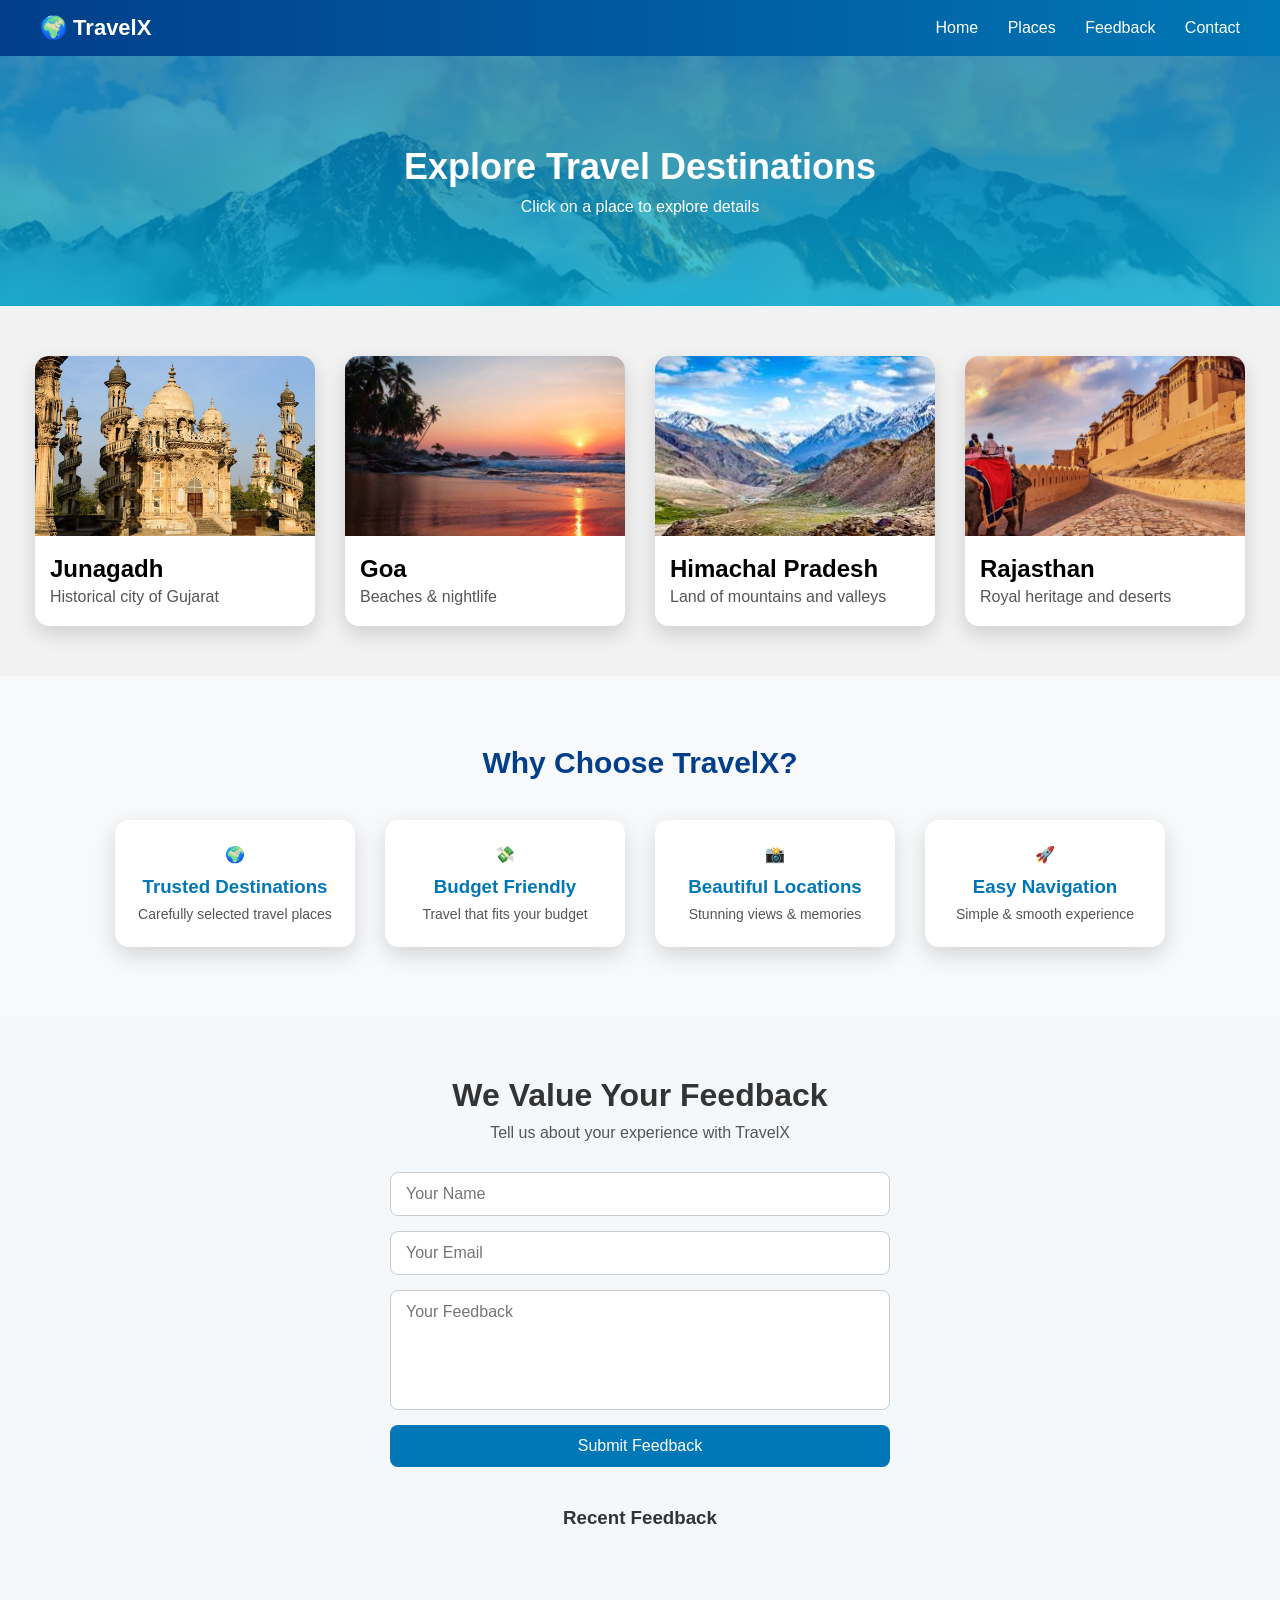
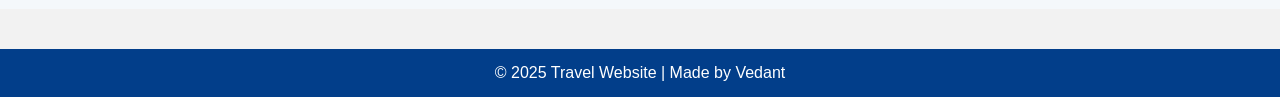
<file: index.html>
<!DOCTYPE html>
<html lang="en">
<head>
    <meta charset="UTF-8">
    <title>Travel Places</title>
    <link rel="stylesheet" href="style.css">
    <meta name="viewport" content="width=device-width, initial-scale=1.0">

</head>
<body>

<nav class="navbar">
    <div class="logo">🌍 TravelX</div>

    <div class="nav-links">
        <a href="index.html">Home</a>
        <a href="#explore">Places</a>
        <a href="#feedback">Feedback</a>
        <a href="#">Contact</a>
    </div>
</nav>

<header>
    <h1>Explore Travel Destinations</h1>
    <p>Click on a place to explore details</p>
</header>

<section class="places-container">

    <!-- Junagadh Card -->
    <a href="places/junagadh.html" class="place-card">
        <img src="images/junagadh.jpg" alt="Junagadh">
        <h2>Junagadh</h2>
        <p>Historical city of Gujarat</p>
    </a>

    <!-- Goa Card -->
    <a href="places/goa.html" class="place-card">
        <img src="images/goa.jpg" alt="Goa">
        <h2>Goa</h2>
        <p>Beaches & nightlife</p>
    </a>
<a href="places/himachal.html" class="place-card">
  <img src="images/himachal1.jpg" alt="Himachal Pradesh">
  <h2>Himachal Pradesh</h2>
  <p>Land of mountains and valleys</p>
</a>

<a href="places/rajasthan.html" class="place-card">
  <img src="images/rajasthan1.jpg" alt="Rajasthan">
  <h2>Rajasthan</h2>
  <p>Royal heritage and deserts</p>
</a>

</section>

<section class="features">
    <h2>Why Choose TravelX?</h2>

    <div class="feature-grid">
        <div class="feature-box">
            🌍 <h3>Trusted Destinations</h3>
            <p>Carefully selected travel places</p>
        </div>

        <div class="feature-box">
            💸 <h3>Budget Friendly</h3>
            <p>Travel that fits your budget</p>
        </div>

        <div class="feature-box">
            📸 <h3>Beautiful Locations</h3>
            <p>Stunning views & memories</p>
        </div>

        <div class="feature-box">
            🚀 <h3>Easy Navigation</h3>
            <p>Simple & smooth experience</p>
        </div>
    </div>
</section>

<!-- ================= FEEDBACK SECTION ================= -->
<section id="feedback" class="feedback-section">
  <h2>We Value Your Feedback</h2>
  <p>Tell us about your experience with TravelX</p>

  <form id="feedbackForm" class="feedback-form">
    <input type="text" id="name" placeholder="Your Name" required>
    <input type="email" id="email" placeholder="Your Email" required>
    <textarea id="message" placeholder="Your Feedback" required></textarea>
    <button type="submit">Submit Feedback</button>
  </form>

  <p id="feedbackMsg" class="feedback-msg"></p>
  <h3 style="margin-top:40px;">Recent Feedback</h3>
<div id="feedbackList" class="feedback-list"></div>

</section>

<footer>
    <p>© 2025 Travel Website | Made by Vedant</p>
</footer>

<script>
  const form = document.getElementById("feedbackForm");
  const feedbackList = document.getElementById("feedbackList");

  // Load saved feedback on page load
  function loadFeedback() {
    const data = JSON.parse(localStorage.getItem("travelxFeedback")) || [];
    feedbackList.innerHTML = "";

    data.forEach(item => {
      const div = document.createElement("div");
      div.className = "feedback-item";
      div.innerHTML = `
        <h4>${item.name}</h4>
        <p>${item.message}</p>
      `;
      feedbackList.appendChild(div);
    });
  }

  // Save feedback
  form.addEventListener("submit", function(e) {
    e.preventDefault();

    const name = document.getElementById("name").value;
    const message = document.getElementById("message").value;

    const data = JSON.parse(localStorage.getItem("travelxFeedback")) || [];
    data.unshift({ name, message });
    localStorage.setItem("travelxFeedback", JSON.stringify(data));

    form.reset();
    loadFeedback();
  });

  // Load existing feedback when page opens
  loadFeedback();
</script>


</body>
</html>
</file>
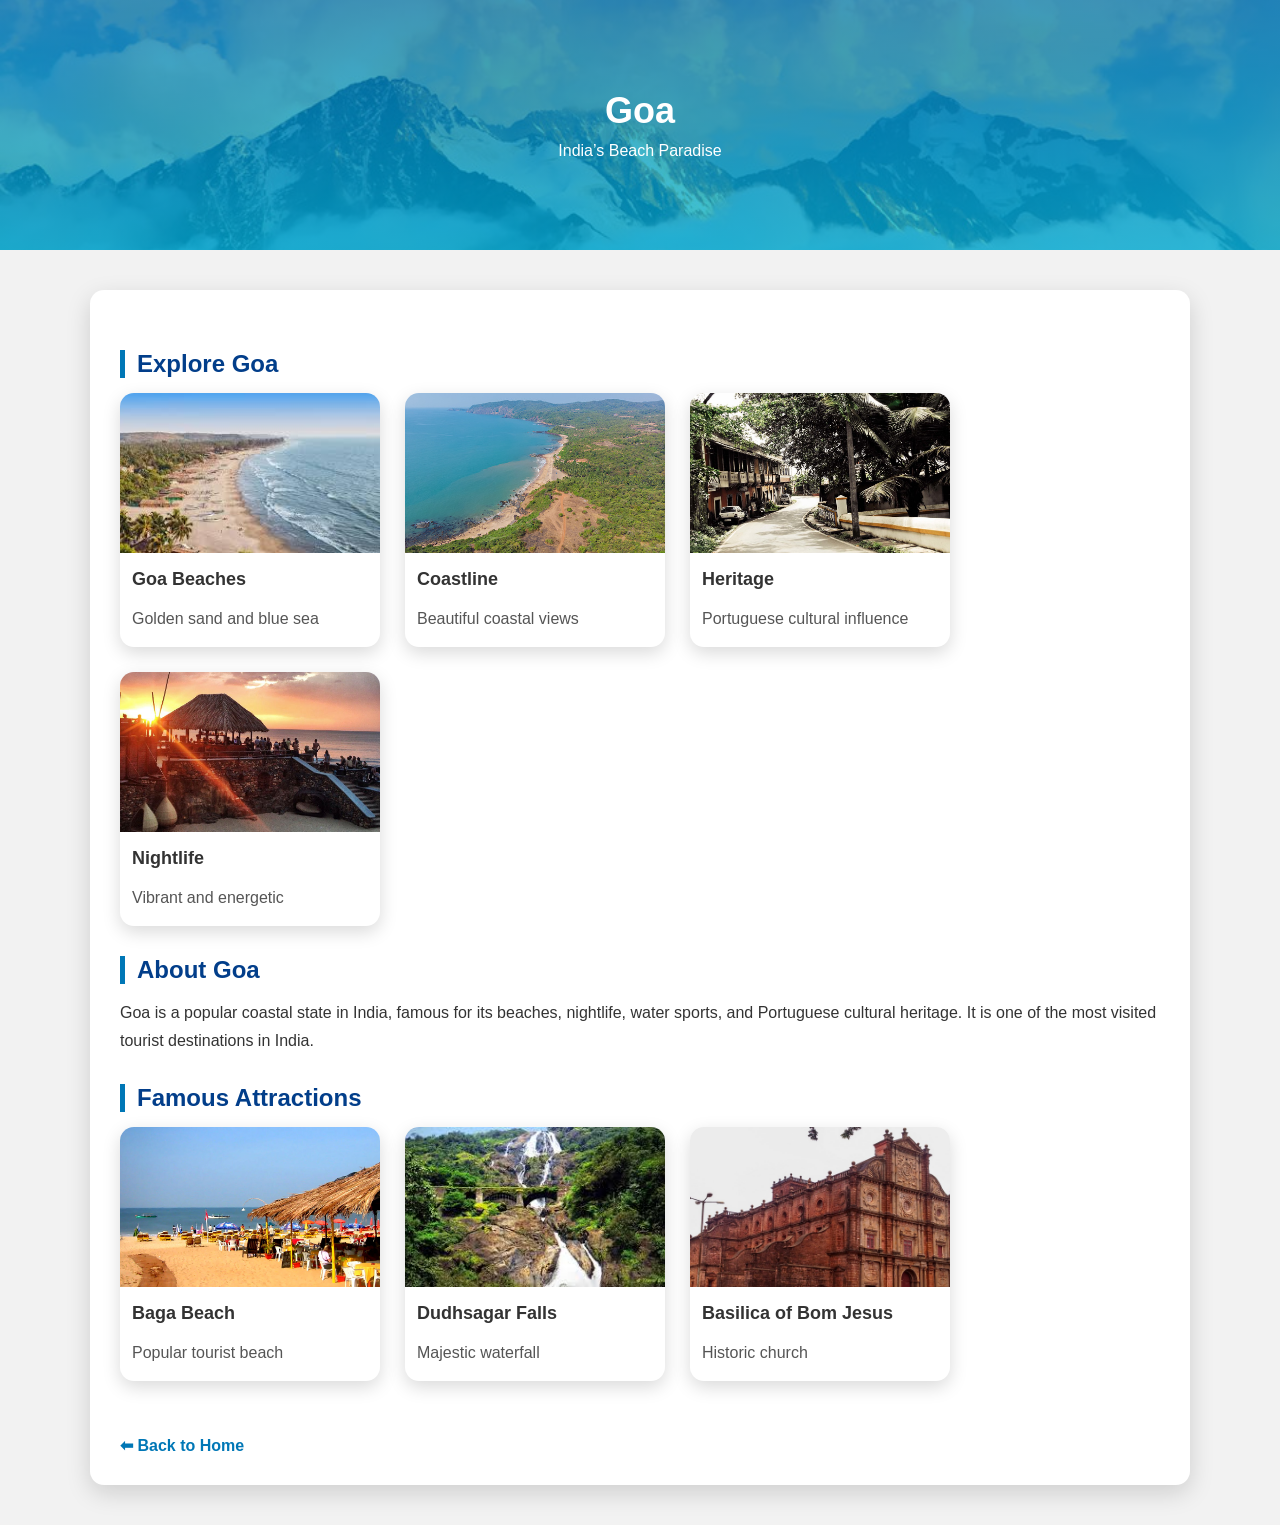
<file: places/goa.html>
<!DOCTYPE html>
<html lang="en">
<head>
    <meta charset="UTF-8">
    <title>Goa</title>
    <link rel="stylesheet" href="../style.css">
    <meta name="viewport" content="width=device-width, initial-scale=1.0">

</head>
<body>

<header>
    <h1>Goa</h1>
    <p>India’s Beach Paradise</p>
</header>

<section class="detail">

    <!-- ===== Goa Place Photos (4) ===== -->
    <h2 class="section-title">Explore Goa</h2>

    <div class="card-grid">
        <div class="small-card">
            <img src="../images/goa1.jpg" alt="Goa Beach">
            <h3>Goa Beaches</h3>
            <p>Golden sand and blue sea</p>
        </div>

        <div class="small-card">
            <img src="../images/goa2.jpg" alt="Goa Coastline">
            <h3>Coastline</h3>
            <p>Beautiful coastal views</p>
        </div>

        <div class="small-card">
            <img src="../images/goa3.jpg" alt="Old Goa Church">
            <h3>Heritage</h3>
            <p>Portuguese cultural influence</p>
        </div>

        <div class="small-card">
            <img src="../images/goa4.jpg" alt="Goa Nightlife">
            <h3>Nightlife</h3>
            <p>Vibrant and energetic</p>
        </div>
    </div>

    <!-- ===== About Goa ===== -->
    <h2 class="section-title">About Goa</h2>
    <p>
        Goa is a popular coastal state in India, famous for its beaches,
        nightlife, water sports, and Portuguese cultural heritage.
        It is one of the most visited tourist destinations in India.
    </p>

    <!-- ===== Famous Attractions (3) ===== -->
    <h2 class="section-title">Famous Attractions</h2>

    <div class="card-grid">
        <div class="small-card">
            <img src="../images/baga.jpg" alt="Baga Beach">
            <h3>Baga Beach</h3>
            <p>Popular tourist beach</p>
        </div>

        <div class="small-card">
            <img src="../images/dudhsagar.jpg" alt="Dudhsagar Waterfalls">
            <h3>Dudhsagar Falls</h3>
            <p>Majestic waterfall</p>
        </div>

        <div class="small-card">
            <img src="../images/bomjesus.jpg" alt="Basilica of Bom Jesus">
            <h3>Basilica of Bom Jesus</h3>
            <p>Historic church</p>
        </div>
    </div>

    <a href="../index.html">⬅ Back to Home</a>

</section>

</body>
</html>
</file>
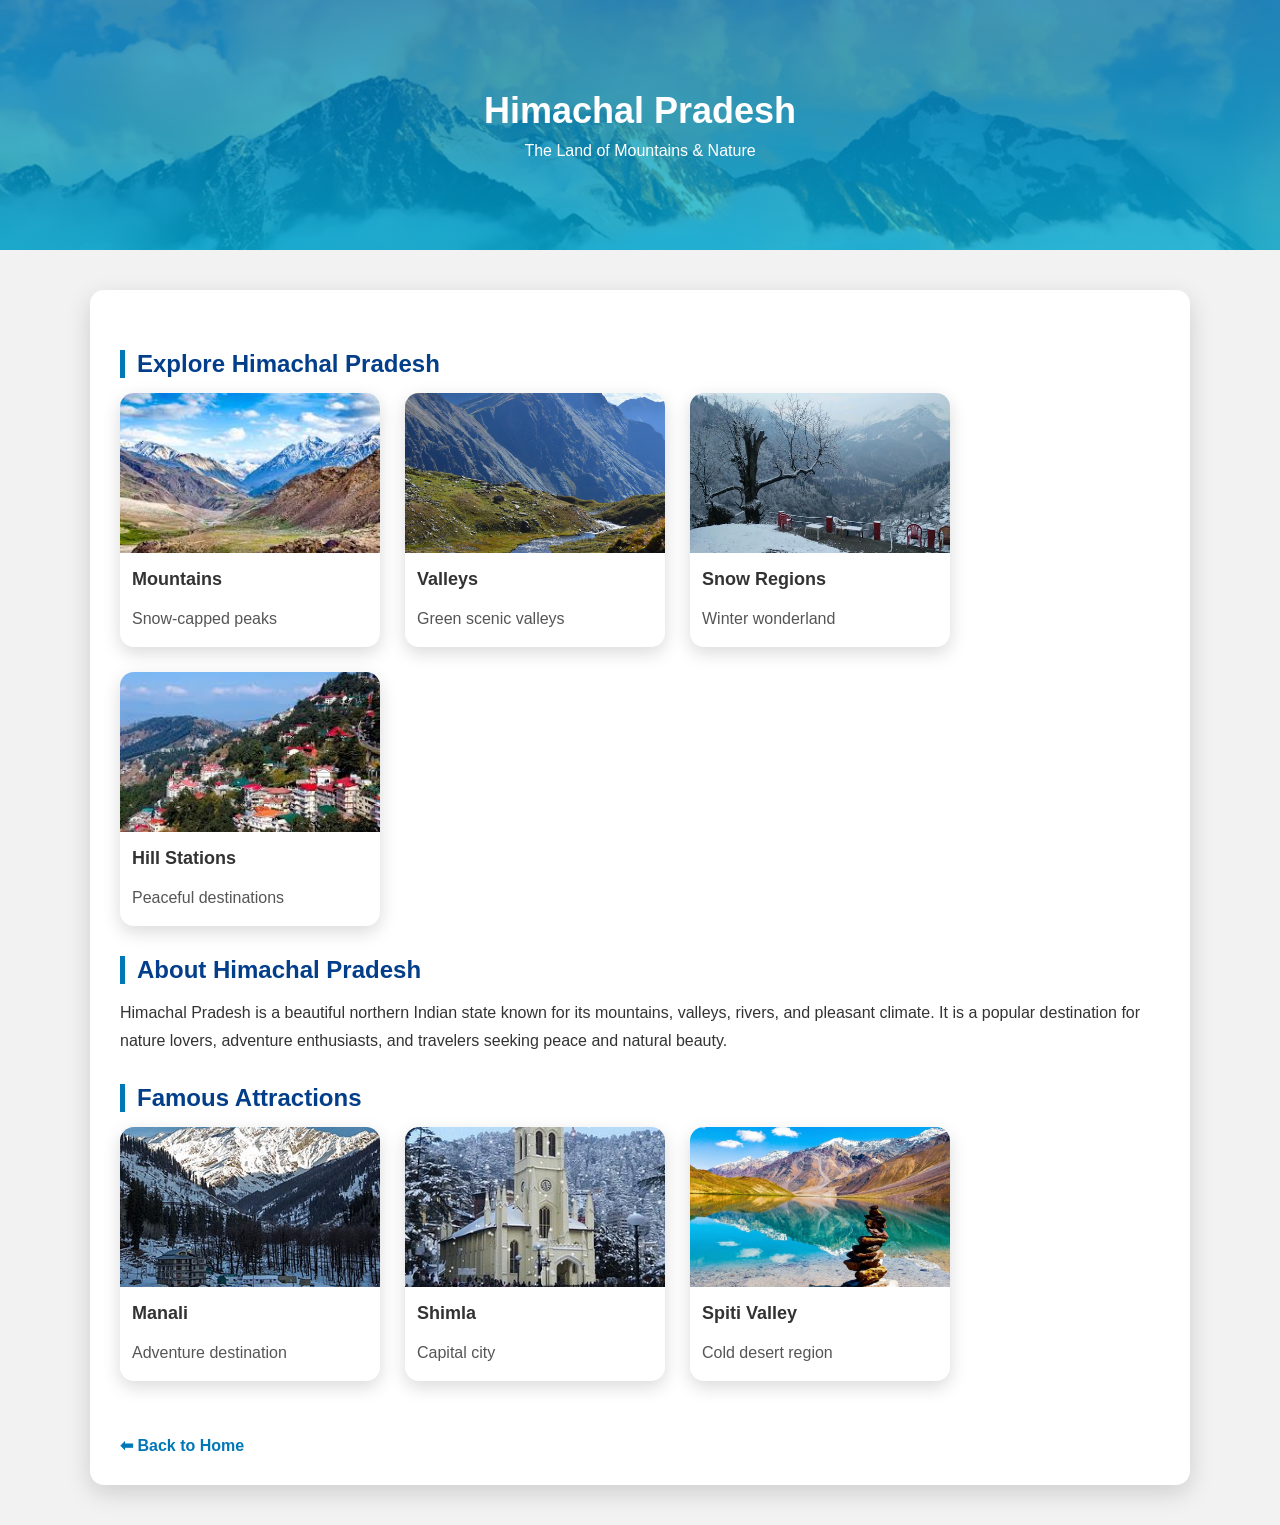
<file: places/himachal.html>
<!DOCTYPE html>
<html lang="en">
<head>
    <meta charset="UTF-8">
    <title>Himachal Pradesh</title>
    <link rel="stylesheet" href="../style.css">
    <meta name="viewport" content="width=device-width, initial-scale=1.0">

</head>
<body>

<header>
    <h1>Himachal Pradesh</h1>
    <p>The Land of Mountains & Nature</p>
</header>

<section class="detail">

    <!-- ===== Himachal Place Photos (4) ===== -->
    <h2 class="section-title">Explore Himachal Pradesh</h2>

    <div class="card-grid">
        <div class="small-card">
            <img src="../images/himachal1.jpg" alt="Himachal Mountains">
            <h3>Mountains</h3>
            <p>Snow-capped peaks</p>
        </div>

        <div class="small-card">
            <img src="../images/himachal2.jpg" alt="Himachal Valley">
            <h3>Valleys</h3>
            <p>Green scenic valleys</p>
        </div>

        <div class="small-card">
            <img src="../images/himachal3.jpg" alt="Himachal Snow">
            <h3>Snow Regions</h3>
            <p>Winter wonderland</p>
        </div>

        <div class="small-card">
            <img src="../images/himachal4.jpg" alt="Hill Station">
            <h3>Hill Stations</h3>
            <p>Peaceful destinations</p>
        </div>
    </div>

    <!-- ===== About Himachal Pradesh ===== -->
    <h2 class="section-title">About Himachal Pradesh</h2>
    <p>
        Himachal Pradesh is a beautiful northern Indian state known for its
        mountains, valleys, rivers, and pleasant climate.
        It is a popular destination for nature lovers, adventure enthusiasts,
        and travelers seeking peace and natural beauty.
    </p>

    <!-- ===== Famous Attractions (3) ===== -->
    <h2 class="section-title">Famous Attractions</h2>

    <div class="card-grid">
        <div class="small-card">
            <img src="../images/manali.jpg" alt="Manali">
            <h3>Manali</h3>
            <p>Adventure destination</p>
        </div>

        <div class="small-card">
            <img src="../images/shimla.jpg" alt="Shimla">
            <h3>Shimla</h3>
            <p>Capital city</p>
        </div>

        <div class="small-card">
            <img src="../images/spiti.jpg" alt="Spiti Valley">
            <h3>Spiti Valley</h3>
            <p>Cold desert region</p>
        </div>
    </div>

    <a href="../index.html">⬅ Back to Home</a>

</section>

</body>
</html>
</file>
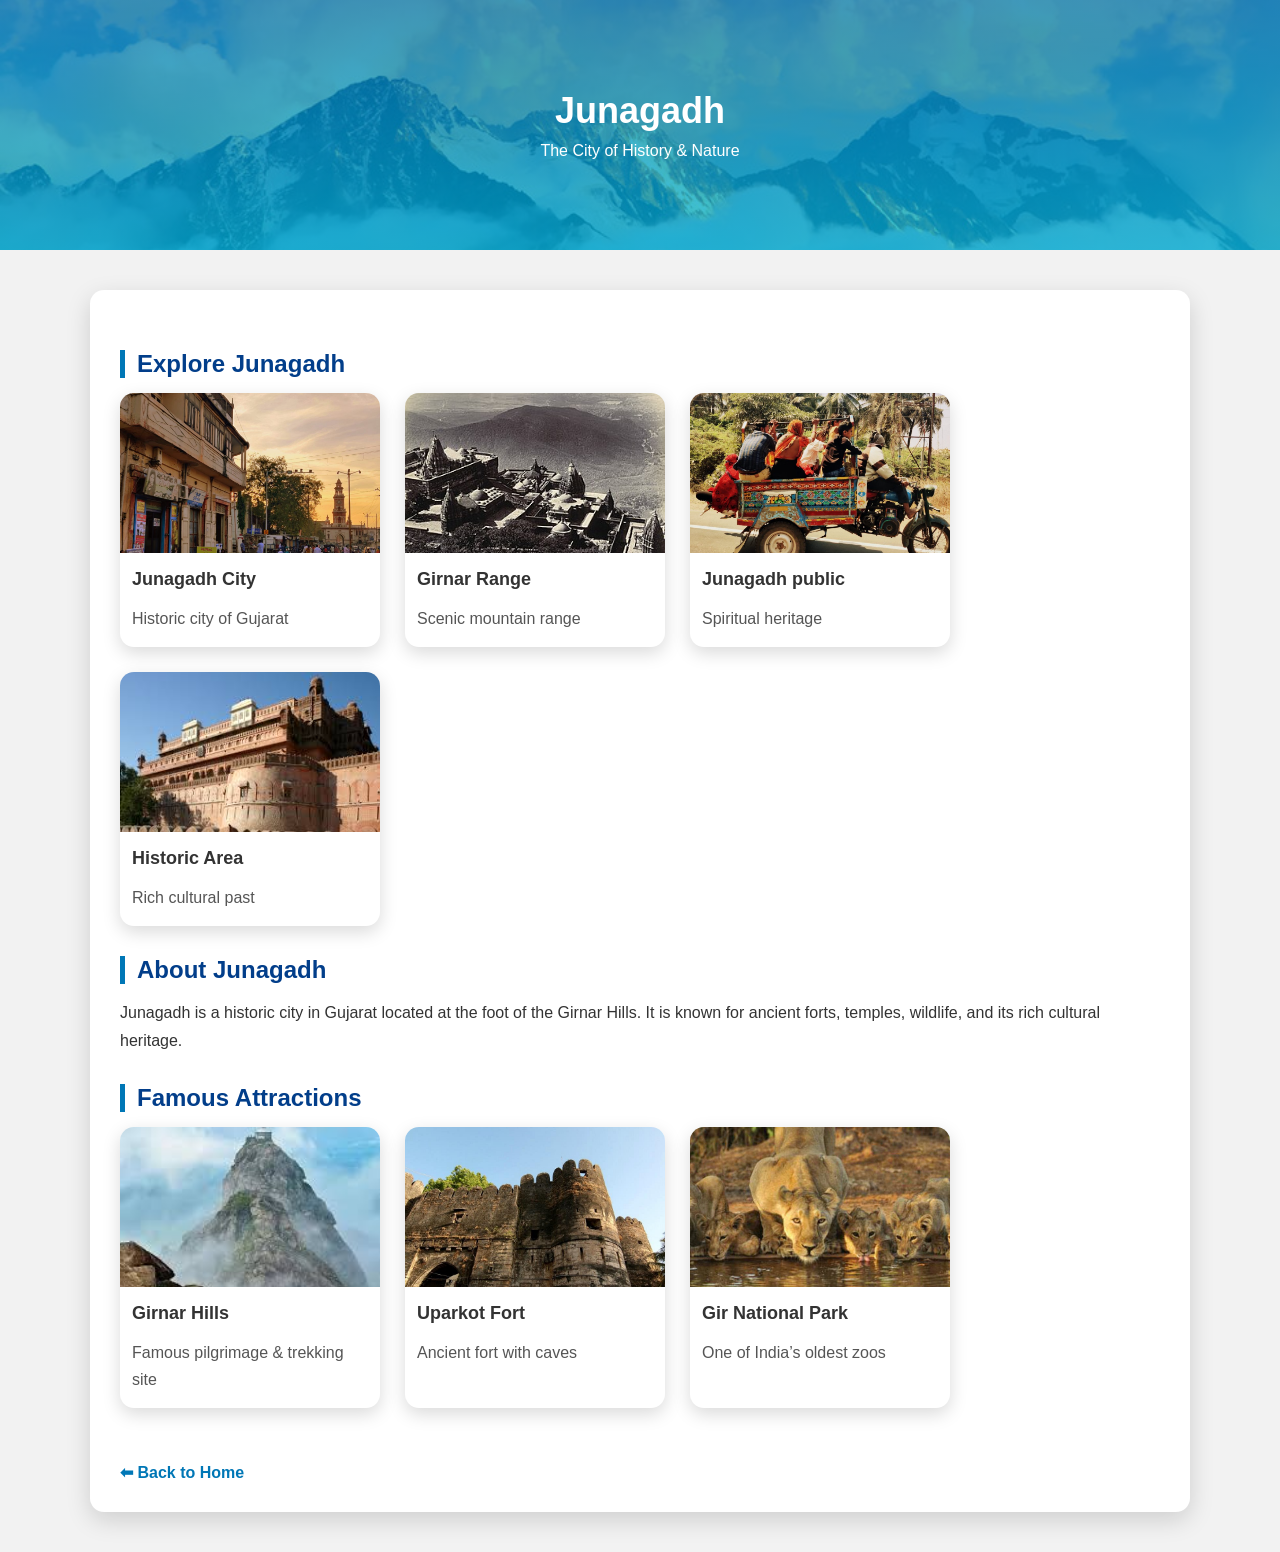
<file: places/junagadh.html>
<!DOCTYPE html>
<html lang="en">
<head>
    <meta charset="UTF-8">
    <title>Junagadh</title>
    <link rel="stylesheet" href="../style.css">
    <meta name="viewport" content="width=device-width, initial-scale=1.0">

</head>
<body>

<header>
    <h1>Junagadh</h1>
    <p>The City of History & Nature</p>
</header>

<section class="detail">

    <!-- ===== Junagadh Place Photos (4) ===== -->
    <h2 class="section-title">Explore Junagadh</h2>

    <div class="card-grid">
        <div class="small-card">
            <img src="../images/junagadh1.jpg" alt="Junagadh City">
            <h3>Junagadh City</h3>
            <p>Historic city of Gujarat</p>
        </div>

        <div class="small-card">
            <img src="../images/junagadh2.jpg" alt="Girnar Hills View">
            <h3>Girnar Range</h3>
            <p>Scenic mountain range</p>
        </div>

        <div class="small-card">
            <img src="../images/junagadh3.jpg" alt="Junagadh Temple">
            <h3>Junagadh public</h3>
            <p>Spiritual heritage</p>
        </div>

        <div class="small-card">
            <img src="../images/junagadh4.jpg" alt="Junagadh Fort Area">
            <h3>Historic Area</h3>
            <p>Rich cultural past</p>
        </div>
    </div>

    <!-- ===== About Junagadh ===== -->
    <h2 class="section-title">About Junagadh</h2>
    <p>
        Junagadh is a historic city in Gujarat located at the foot of the Girnar Hills.
        It is known for ancient forts, temples, wildlife, and its rich cultural heritage.
    </p>

    <!-- ===== Famous Attractions (ONLY 3) ===== -->
    <h2 class="section-title">Famous Attractions</h2>

    <div class="card-grid">
        <div class="small-card">
            <img src="../images/girnar.jpg" alt="Girnar Hills">
            <h3>Girnar Hills</h3>
            <p>Famous pilgrimage & trekking site</p>
        </div>

        <div class="small-card">
            <img src="../images/uparkot.jpg" alt="Uparkot Fort">
            <h3>Uparkot Fort</h3>
            <p>Ancient fort with caves</p>
        </div>

        <div class="small-card">
            <img src="../images/zoo.jpg" alt="Gir National Park">
            <h3>Gir National Park</h3>
            <p>One of India’s oldest zoos</p>
        </div>
    </div>

    <a href="../index.html">⬅ Back to Home</a>

</section>

</body>
</html>
</file>
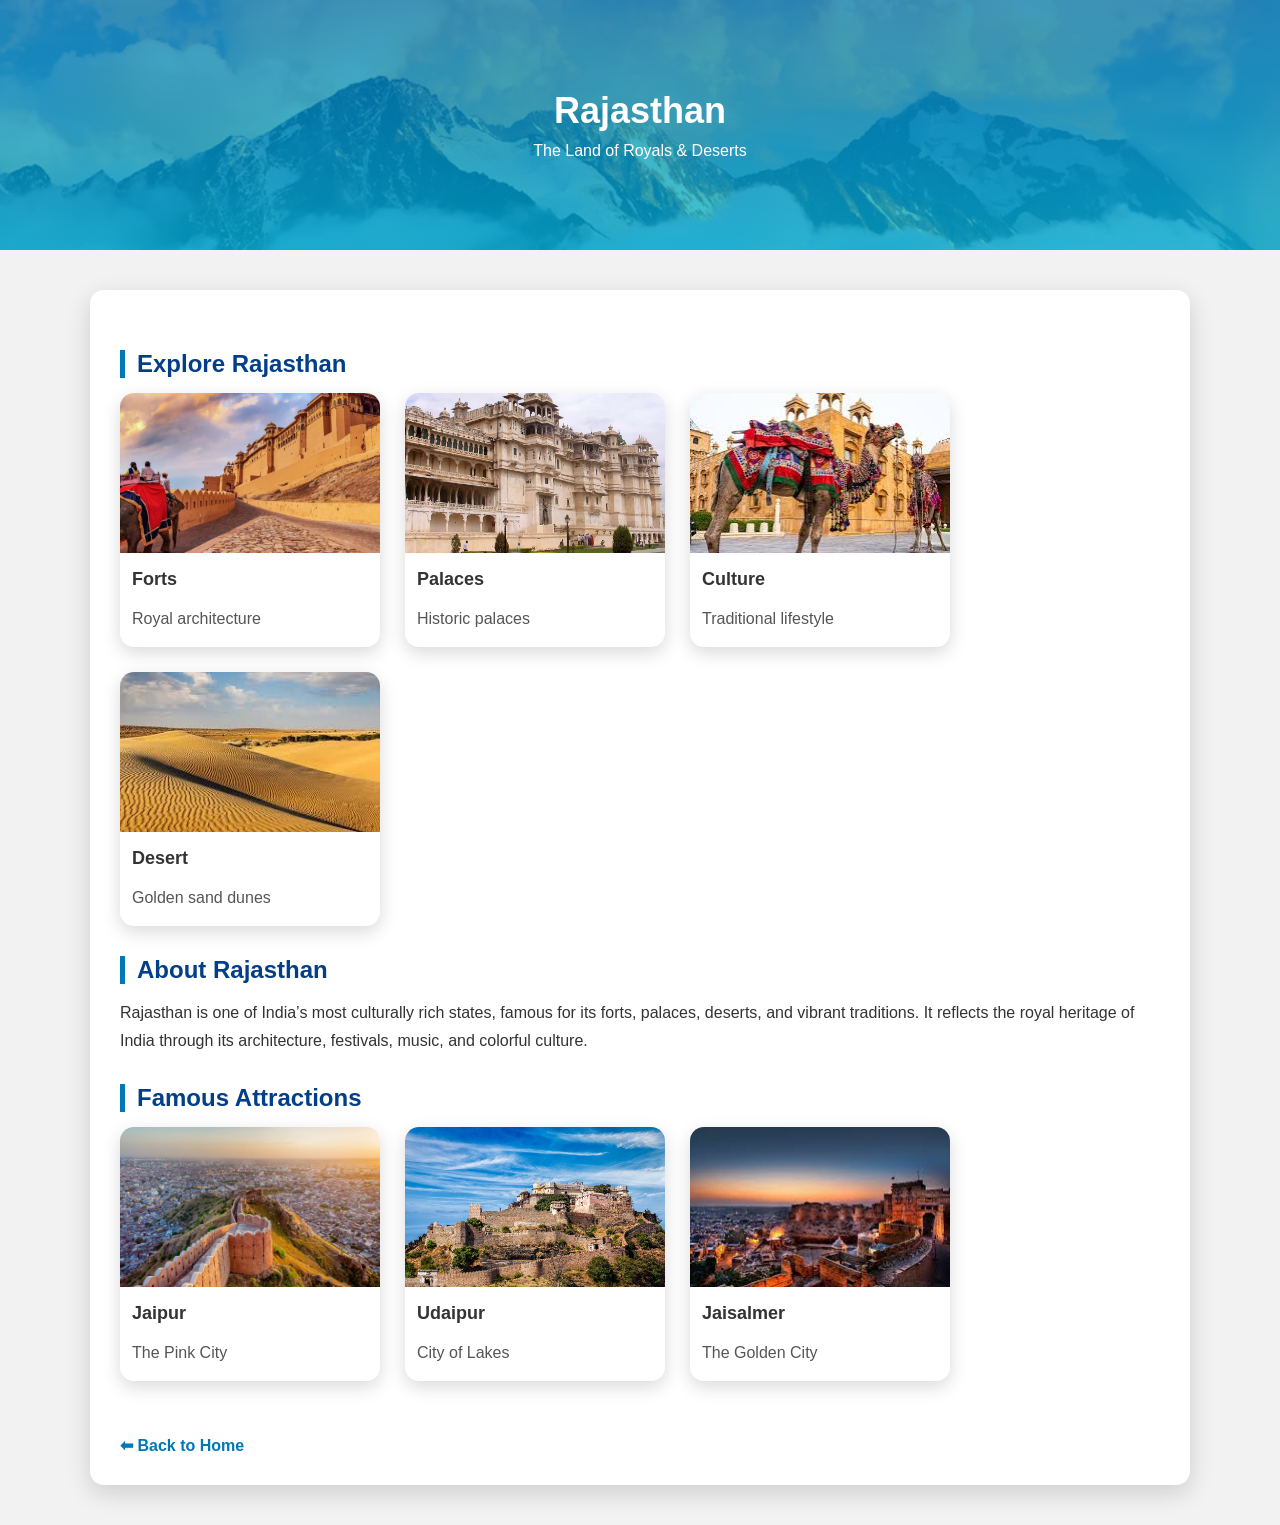
<file: places/rajasthan.html>
<!DOCTYPE html>
<html lang="en">
<head>
    <meta charset="UTF-8">
    <title>Rajasthan</title>
    <link rel="stylesheet" href="../style.css">
    <meta name="viewport" content="width=device-width, initial-scale=1.0">

</head>
<body>

<header>
    <h1>Rajasthan</h1>
    <p>The Land of Royals & Deserts</p>
</header>

<section class="detail">

    <!-- ===== Rajasthan Place Photos (4) ===== -->
    <h2 class="section-title">Explore Rajasthan</h2>

    <div class="card-grid">
        <div class="small-card">
            <img src="../images/rajasthan1.jpg" alt="Rajasthan Fort">
            <h3>Forts</h3>
            <p>Royal architecture</p>
        </div>

        <div class="small-card">
            <img src="../images/rajasthan2.jpg" alt="Palace">
            <h3>Palaces</h3>
            <p>Historic palaces</p>
        </div>

        <div class="small-card">
            <img src="../images/rajasthan3.jpg" alt="Rajasthan Culture">
            <h3>Culture</h3>
            <p>Traditional lifestyle</p>
        </div>

        <div class="small-card">
            <img src="../images/rajasthan4.jpg" alt="Thar Desert">
            <h3>Desert</h3>
            <p>Golden sand dunes</p>
        </div>
    </div>

    <!-- ===== About Rajasthan ===== -->
    <h2 class="section-title">About Rajasthan</h2>
    <p>
        Rajasthan is one of India’s most culturally rich states, famous for
        its forts, palaces, deserts, and vibrant traditions.
        It reflects the royal heritage of India through its architecture,
        festivals, music, and colorful culture.
    </p>

    <!-- ===== Famous Attractions (3) ===== -->
    <h2 class="section-title">Famous Attractions</h2>

    <div class="card-grid">
        <div class="small-card">
            <img src="../images/jaipur.jpg" alt="Jaipur">
            <h3>Jaipur</h3>
            <p>The Pink City</p>
        </div>

        <div class="small-card">
            <img src="../images/udaipur.jpg" alt="Udaipur">
            <h3>Udaipur</h3>
            <p>City of Lakes</p>
        </div>

        <div class="small-card">
            <img src="../images/jaisalmer.jpg" alt="Jaisalmer">
            <h3>Jaisalmer</h3>
            <p>The Golden City</p>
        </div>
    </div>

    <a href="../index.html">⬅ Back to Home</a>

</section>

</body>
</html>
</file>
<file: style.css>
/* =========================
   GLOBAL RESET
========================= */
* {
    margin: 0;
    padding: 0;
    box-sizing: border-box;
    font-family: 'Segoe UI', Tahoma, sans-serif;
}

body {
    background-color: #f2f2f2;
    color: #333;
}

/* =========================
   NAVBAR (PROFESSIONAL)
========================= */
.navbar {
    position: sticky;
    top: 0;
    z-index: 1000;

    background: linear-gradient(90deg, #023e8a, #0077b6);
    padding: 15px 40px;

    display: flex;
    justify-content: space-between;
    align-items: center;
}

.logo {
    color: white;
    font-size: 22px;
    font-weight: bold;
}

.nav-links a {
    color: white;
    margin-left: 25px;
    text-decoration: none;
    font-weight: 500;
}

.nav-links a:hover {
    border-bottom: 2px solid white;
}

/* =========================
   HEADER
========================= */
header {
    background:
        linear-gradient(
            rgba(0, 119, 182, 0.75),
            rgba(0, 180, 216, 0.75)
        ),
        url("images/banner.jpg");

    background-size: cover;
    background-position: center;
    background-repeat: no-repeat;

    color: white;
    text-align: center;
    padding: 90px 20px;
}


header h1 {
    font-size: 36px;
    margin-bottom: 10px;
    animation: fadeSlide 1.2s ease;
}

header p {
    font-size: 16px;
}

/* Header animation */
@keyframes fadeSlide {
    from {
        opacity: 0;
        transform: translateY(-30px);
    }
    to {
        opacity: 1;
        transform: translateY(0);
    }
}

/* =========================
   HOMEPAGE PLACE CARDS
========================= */
.places-container {
    display: flex;
    justify-content: center;
    gap: 30px;
    padding: 50px 20px;
    flex-wrap: wrap;
}

.place-card {
    background-color: white;
    width: 280px;
    border-radius: 14px;
    text-decoration: none;
    color: black;
    overflow: hidden;

    box-shadow: 0 8px 20px rgba(0,0,0,0.15);
    transition: all 0.35s ease;
}

.place-card:hover {
    transform: translateY(-10px) scale(1.03);
    box-shadow: 0 18px 40px rgba(0,0,0,0.3);
}

.place-card img {
    width: 100%;
    height: 180px;
    object-fit: cover;
    transition: transform 0.5s ease;
}

.place-card:hover img {
    transform: scale(1.12);
}

.place-card h2 {
    padding: 15px 15px 5px;
}

.place-card p {
    padding: 0 15px 20px;
    color: #555;
}

/* =========================
   DETAIL PAGE CONTAINER
========================= */
.detail {
    max-width: 1100px;
    margin: 40px auto;
    padding: 30px;
    background-color: white;
    border-radius: 14px;
    box-shadow: 0 8px 25px rgba(0,0,0,0.15);
}

/* Section title */
.section-title {
    font-size: 24px;
    margin: 30px 0 15px;
    color: #023e8a;
    border-left: 5px solid #0077b6;
    padding-left: 12px;
}

/* =========================
   CARD GRID (DETAIL PAGES)
========================= */
.card-grid {
    display: flex;
    gap: 25px;
    flex-wrap: wrap;
    margin-bottom: 25px;
}

/* Small reusable card */
.small-card {
    background-color: white;
    width: 260px;
    border-radius: 14px;
    overflow: hidden;

    box-shadow: 0 6px 18px rgba(0,0,0,0.15);
    transition: all 0.35s ease;
}

.small-card:hover {
    transform: translateY(-10px) scale(1.04);
    box-shadow: 0 18px 40px rgba(0,0,0,0.3);
}

.small-card img {
    width: 100%;
    height: 160px;
    object-fit: cover;
    transition: transform 0.5s ease;
}

.small-card:hover img {
    transform: scale(1.12);
}

.small-card h3 {
    padding: 12px 12px 5px;
    font-size: 18px;
}

.small-card p {
    padding: 0 12px 15px;
    font-size: 14px;
    color: #555;
}

/* =========================
   DETAIL PAGE TEXT
========================= */
.detail p {
    font-size: 16px;
    line-height: 1.7;
    margin-top: 10px;
}

.detail a {
    display: inline-block;
    margin-top: 30px;
    text-decoration: none;
    font-weight: bold;
    color: #0077b6;
}

/* =========================
   FOOTER
========================= */
footer {
    background-color: #023e8a;
    color: white;
    text-align: center;
    padding: 15px;
    margin-top: 40px;
}

/* =========================
   RESPONSIVE (MOBILE)
========================= */
@media (max-width: 768px) {

    .places-container,
    .card-grid {
        flex-direction: column;
        align-items: center;
    }

    .navbar {
        flex-direction: column;
        padding: 15px;
    }

    .nav-links {
        margin-top: 10px;
    }

    header h1 {
        font-size: 28px;
    }
}
/* =========================
   WHY CHOOSE US SECTION
========================= */
.features {
    background: #f8f9fa;
    padding: 70px 20px;
    text-align: center;
}

.features h2 {
    font-size: 30px;
    margin-bottom: 40px;
    color: #023e8a;
}

.feature-grid {
    display: flex;
    justify-content: center;
    gap: 30px;
    flex-wrap: wrap;
}

.feature-box {
    background: white;
    width: 240px;
    padding: 25px 20px;
    border-radius: 14px;
    box-shadow: 0 8px 22px rgba(0,0,0,0.15);
    transition: all 0.35s ease;
}

.feature-box h3 {
    margin: 12px 0 8px;
    color: #0077b6;
}

.feature-box p {
    font-size: 14px;
    color: #555;
}

.feature-box:hover {
    transform: translateY(-10px) scale(1.05);
    box-shadow: 0 18px 40px rgba(0,0,0,0.3);
}

/* ================= FEEDBACK SECTION ================= */

.feedback-section {
  background: #f4f8fb;
  padding: 60px 20px;
  text-align: center;
}

.feedback-section h2 {
  font-size: 32px;
  margin-bottom: 10px;
}

.feedback-section p {
  color: #555;
  margin-bottom: 30px;
}

.feedback-form {
  max-width: 500px;
  margin: auto;
  display: flex;
  flex-direction: column;
  gap: 15px;
}

.feedback-form input,
.feedback-form textarea {
  padding: 12px 15px;
  font-size: 16px;
  border-radius: 8px;
  border: 1px solid #ccc;
  outline: none;
}

.feedback-form textarea {
  resize: none;
  height: 120px;
}

.feedback-form button {
  background: #0077b6;
  color: white;
  border: none;
  padding: 12px;
  font-size: 16px;
  border-radius: 8px;
  cursor: pointer;
  transition: background 0.3s;
}

.feedback-form button:hover {
  background: #005f8f;
}

.feedback-msg {
  margin-top: 20px;
  color: green;
  font-weight: bold;
}
/* ===== FEEDBACK DISPLAY ===== */

.feedback-list {
  max-width: 600px;
  margin: 20px auto 0;
  text-align: left;
}

.feedback-item {
  background: white;
  padding: 15px 20px;
  margin-bottom: 15px;
  border-left: 5px solid #0077b6;
  border-radius: 8px;
  box-shadow: 0 4px 15px rgba(0,0,0,0.1);
}

.feedback-item h4 {
  margin-bottom: 5px;
  color: #023e8a;
}

.feedback-item p {
  margin: 0;
  color: #444;
  font-size: 14px;
}
/* =========================
   MOBILE RESPONSIVE DESIGN
========================= */
@media (max-width: 768px) {

    /* Header text */
    header h1 {
        font-size: 26px;
    }

    header p {
        font-size: 14px;
    }

    /* Place cards on homepage */
    .places-container {
        flex-direction: column;
        align-items: center;
    }

    /* Card grids on detail pages */
    .card-grid {
        flex-direction: column;
        align-items: center;
    }

    /* Cards full width */
    .place-card,
    .small-card {
        width: 90%;
    }

    /* Feedback form */
    .feedback-form {
        width: 90%;
    }

    /* Section padding */
    .detail {
        padding: 20px;
        margin: 20px;
    }

    /* Back link spacing */
    .detail a {
        margin-top: 20px;
        display: inline-block;
    }
}
</file>
